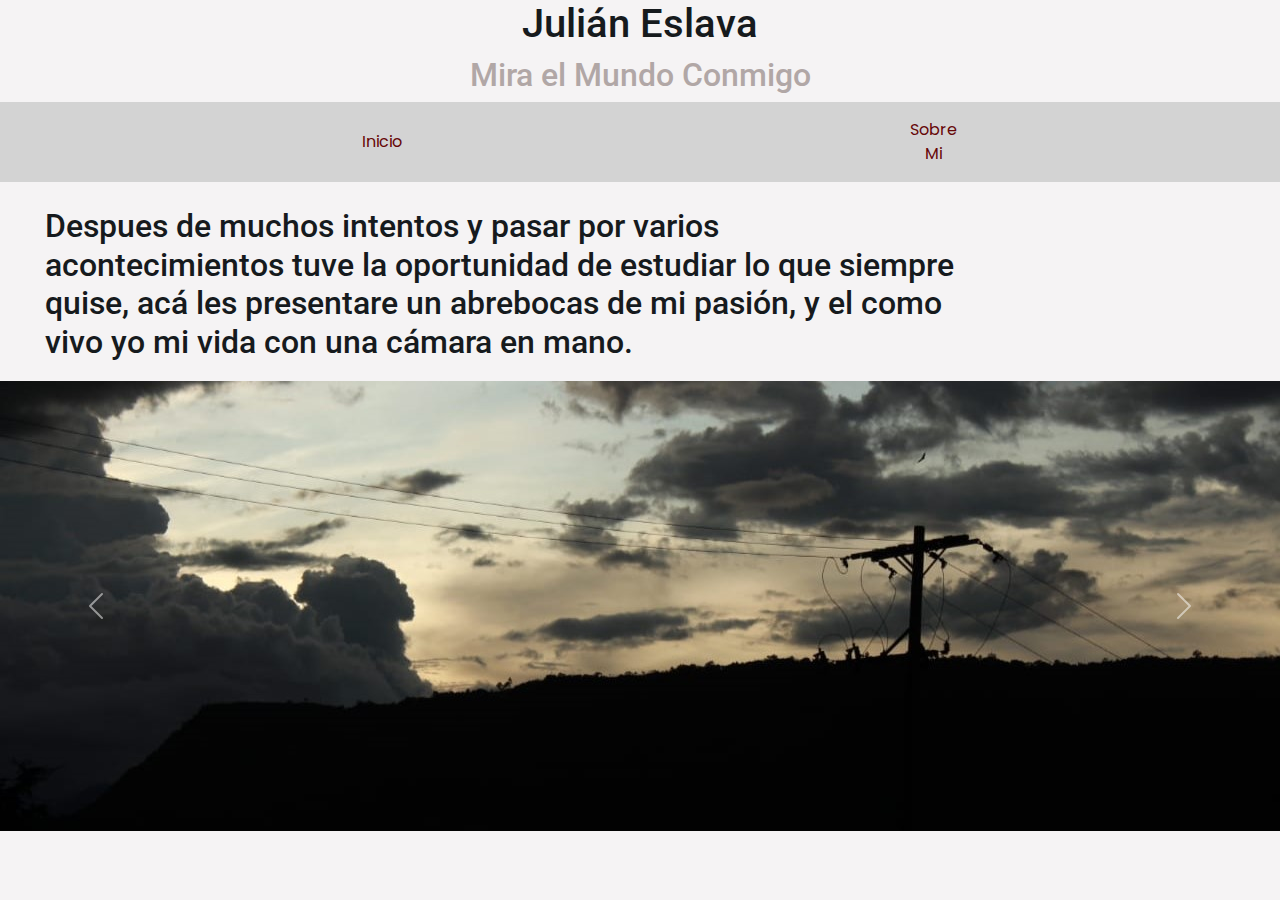
<file: index.html>
<!DOCTYPE html>
<html lang="en">
<head>
    <meta charset="UTF-8">
    <meta name="viewport" content="width=device-width, initial-scale=1.0">
    <title>Julián Eslava</title>
    <link rel="stylesheet" href="./bootstrap-5.3.1-dist/css/bootstrap.min.css">
    <link rel="stylesheet" href="./Style/style.css">
</head>
<body>
    <h1 class="letra2">Julián Eslava</h1>
    <h2 class="letra">Mira el Mundo Conmigo</h2>
    <nav class="navbar navbar-expand-lg bg-body-index">
        <div class="container-fluid">
          <a class="navbar-brand letranav" href="#">Inicio</a>
          <button class="navbar-toggler" type="button" data-bs-toggle="collapse" data-bs-target="#navbarNavAltMarkup" aria-controls="navbarNavAltMarkup" aria-expanded="false" aria-label="Toggle navigation">
            <span class="navbar-toggler-icon"></span>
          </button>
          <div class="collapse navbar-collapse" id="navbarNavAltMarkup">
            <div class="navbar-nav">
              <a class="nav-link letranav" href="./Sobremi.html">Sobre Mi</a>
              <a class="nav-link letranav" href="./Mi trabajo.html">Mi Trabajo</a>
            </div> 
          </div>
        </div>
      </nav>
      <div class="cajon1">
        <h2 class="texto1"> Despues de muchos intentos y pasar por varios acontecimientos 
            tuve la oportunidad de estudiar lo que siempre quise, acá les presentare un abrebocas de mi pasión,
            y el como vivo yo mi vida con una cámara en mano. </h2>
      </div>

      <div id="carouselExample" class="carousel slide bajo">
        <div class="carousel-inner">
          <div class="carousel-item active">
            <img src="./Imagenes/01_01.jpeg" class="d-block w-100" alt="...">
          </div>
          <div class="carousel-item">
            <img src="./Imagenes/02_02.jpeg" class="d-block w-100" alt="...">
          </div>
        </div>
        <button class="carousel-control-prev" type="button" data-bs-target="#carouselExample" data-bs-slide="prev">
          <span class="carousel-control-prev-icon" aria-hidden="true"></span>
          <span class="visually-hidden">Previous</span>
        </button>
        <button class="carousel-control-next" type="button" data-bs-target="#carouselExample" data-bs-slide="next">
          <span class="carousel-control-next-icon" aria-hidden="true"></span>
          <span class="visually-hidden">Next</span>
        </button>
      </div>
    <script src="./bootstrap-5.3.1-dist/js/bootstrap.min.js"></script>
    <script src="https://cdn.jsdelivr.net/npm/@popperjs/core@2.11.8/dist/umd/popper.min.js" integrity="sha384-I7E8VVD/ismYTF4hNIPjVp/Zjvgyol6VFvRkX/vR+Vc4jQkC+hVqc2pM8ODewa9r" crossorigin="anonymous"></script>
    <br>
</body>
</html>
</file>
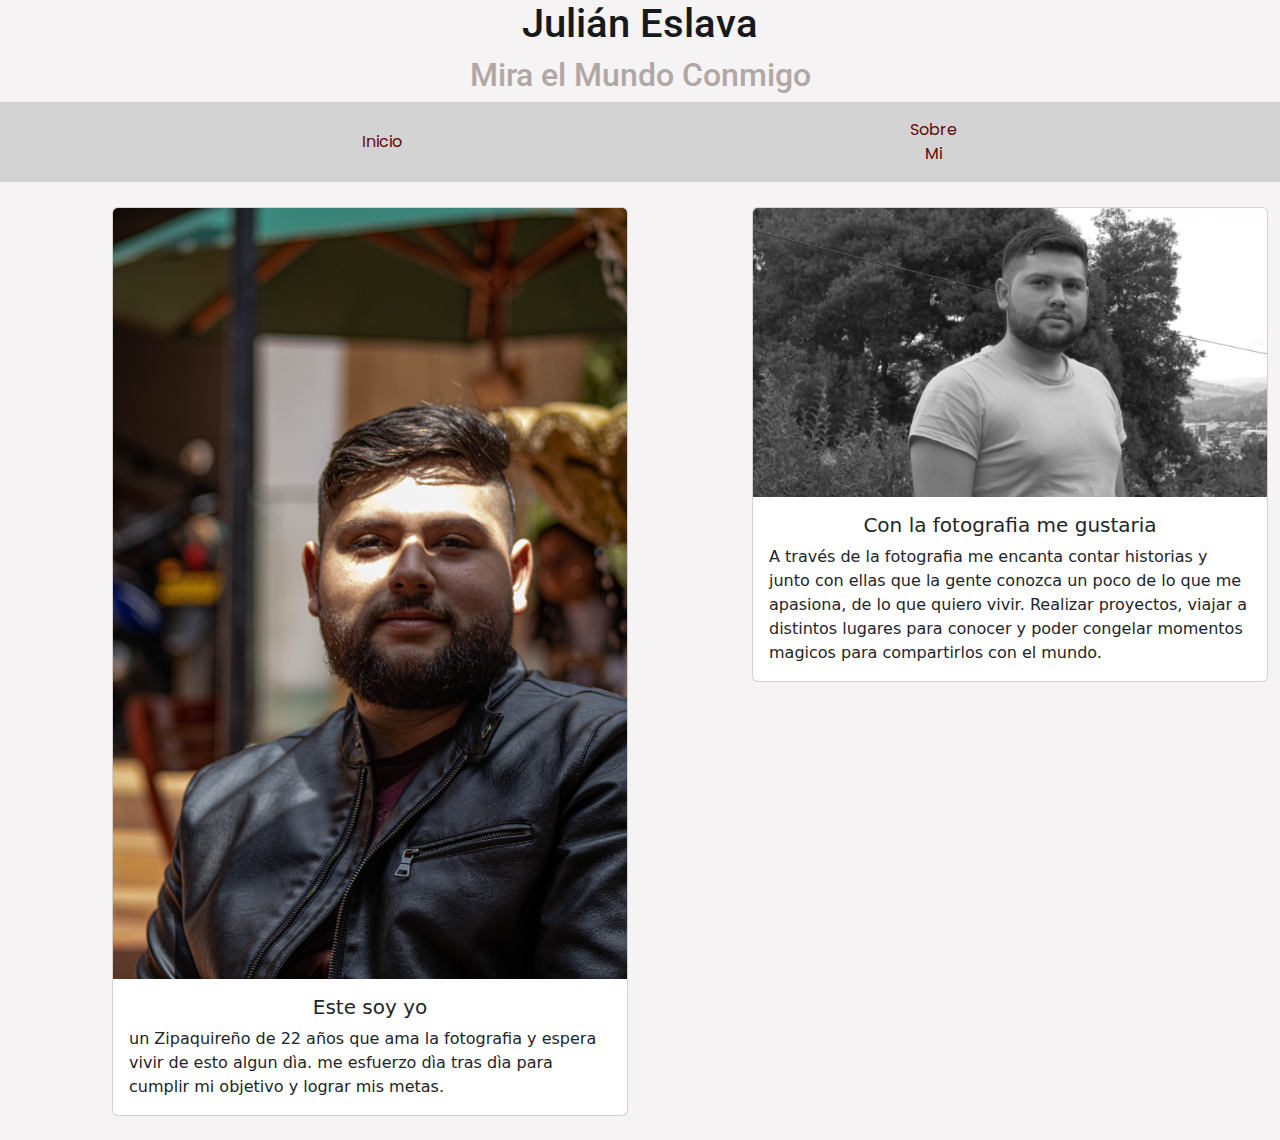
<file: Sobremi.html>
<!DOCTYPE html>
<html lang="en">
<head>
    <meta charset="UTF-8">
    <meta name="viewport" content="width=device-width, initial-scale=1.0">
    <title>Julián Eslava</title>
    <link rel="stylesheet" href="./bootstrap-5.3.1-dist/css/bootstrap.min.css">
    <link rel="stylesheet" href="./Style/style.css">
</head>
<body>
    <h1 class="letra2">Julián Eslava</h1>
    <h2 class="letra">Mira el Mundo Conmigo</h2>
    <nav class="navbar navbar-expand-lg bg-body-index">
        <div class="container-fluid">
          <a class="navbar-brand letranav" href="./index.html">Inicio</a>
          <button class="navbar-toggler" type="button" data-bs-toggle="collapse" data-bs-target="#navbarNavAltMarkup" aria-controls="navbarNavAltMarkup" aria-expanded="false" aria-label="Toggle navigation">
            <span class="navbar-toggler-icon"></span>
          </button>
          <div class="collapse navbar-collapse" id="navbarNavAltMarkup">
            <div class="navbar-nav">
              <a class="nav-link letranav" href="#">Sobre Mi</a>
              <a class="nav-link letranav" href="./Mi trabajo.html">Mi Trabajo</a>
              <a class="nav-link letranav" href="./Contacto.html">Contacto</a>
            </div> 
          </div>
        </div>
    </nav>

    <div class="container-fluid">
      <div class="row">
        <div class="col-lg-6 col-sm-12">
          <div class="card">
            <img src="./Imagenes/13.jpg" class="card-img-top img-fluid" alt="...">
            <div class="card-body">
              <h5 class="card-title">Este soy yo</h5>
              <p class="card-text">un Zipaquireño de 22 años que ama la fotografia y espera vivir de esto algun dìa.
                me esfuerzo dìa tras dìa para cumplir mi objetivo y lograr mis metas.</p>
            </div>
          </div>
        </div>
        <div class="col-lg-6 col-sm-12">
          <div class="card">
            <img src="./Imagenes/18.JPG" class="card-img-top img-fluid" alt="...">
            <div class="card-body">
              <h5 class="card-title">Con la fotografia me gustaria</h5>
              <p class="card-text">A través de la fotografia me encanta contar historias y junto con ellas que la gente conozca un poco de lo que me apasiona,
                de lo que quiero vivir. Realizar proyectos, viajar a distintos lugares para conocer y poder congelar momentos magicos para compartirlos con el mundo.</p>
            </div>
          </div>
        </div>
      </div>
    </div>
      
    <script src="./bootstrap-5.3.1-dist/js/bootstrap.min.js"></script>
    <script src="https://cdn.jsdelivr.net/npm/@popperjs/core@2.11.8/dist/umd/popper.min.js" integrity="sha384-I7E8VVD/ismYTF4hNIPjVp/Zjvgyol6VFvRkX/vR+Vc4jQkC+hVqc2pM8ODewa9r" crossorigin="anonymous"></script>
    <br>
</body>
</html>
</file>
<file: Style/style.css>
@import url('https://fonts.googleapis.com/css2?family=Roboto:wght@100&display=swap');
@import url('https://fonts.googleapis.com/css2?family=Nabla&family=Roboto:wght@100&display=swap');
@import url('https://fonts.googleapis.com/css2?family=Nabla&family=Poppins&family=Roboto:wght@100&display=swap');
@import url('https://fonts.googleapis.com/css2?family=Roboto&display=swap');
@import url('https://fonts.googleapis.com/css2?family=Roboto:wght@700&display=swap');
body{
    background-color: #f5f3f4;
}
.letra{
    font-family: 'Roboto', sans-serif;
    color: #b1a7a6;
    text-align: center;
}
.letra2{
    font-family: 'Roboto', sans-serif;
    justify-content: center;
    text-align: center;
    color: #161a1d;
}    
.imagen{
    height: 100%;
    width: 100%;
}
.bg-body-index{
    background-color: #d3d3d3
}
.letranav{
    font-family: 'Poppins', sans-serif;
    margin-left: 350px;
    margin-right: 150px;
    text-align: center; justify-content: center;
    color: #660708;
    font-size: 100%;
}
.texto1{
    font-family: 'Roboto', sans-serif;
    text-align: left;
    color:#161a1d;
    margin-left: 45px;
    margin-bottom: 20px;
}
.cajon1{
    margin-top: 25px;
    width: 75%;
    height: 100%;
}   
.texto3{
    font-family: 'Times New Roman', Times, serif;
    text-align: left;
    color: #660708;
    font-size: 15px;
}
.texto4{
    font-family: 'Times New Roman', Times, serif;
    text-align: right;
    color: #660708;
    font-size: 15px;
}
.bajo{
    margin-bottom: 15px;
}
.texto1{
    font-family: 'Roboto', sans-serif;
    text-align: left;
    color:#161a1d;
    margin-left: 45px;
    margin-bottom: 20px;
    font-size: 100;
}
.cajon2{
    margin-top: 25px;
    width: 70%;
    height: 50%;
} 
.cajon3{
    margin-top: 25px;
    width: 50%;
    height: 50%;
    justify-content: right;
} 
.caja1{
    margin-top: 25px;
    width: 80%;
    height: 80%;
} 
.imagen1{
    height: 30%;
    width: 30%;
    align-content: center;
    margin-left: 50px;
    margin-top: 10px;
}
.parrafo1{
    font-family: 'Roboto', sans-serif;
    text-align: left;
    color:#161a1d;
    margin-left: 45px;
    margin-bottom: 20px;
    margin-top: 20px;
    font-size: 200%;
}
.imagen2{
    height: 30%;
    width: 30%;
    align-content: center;
    margin-bottom: 10px;
    margin-top: 10px;
}
.card{
    margin-left: 100px;
    margin-top: 25px;
}
.card-title{
    text-align: center;
}
</file>
